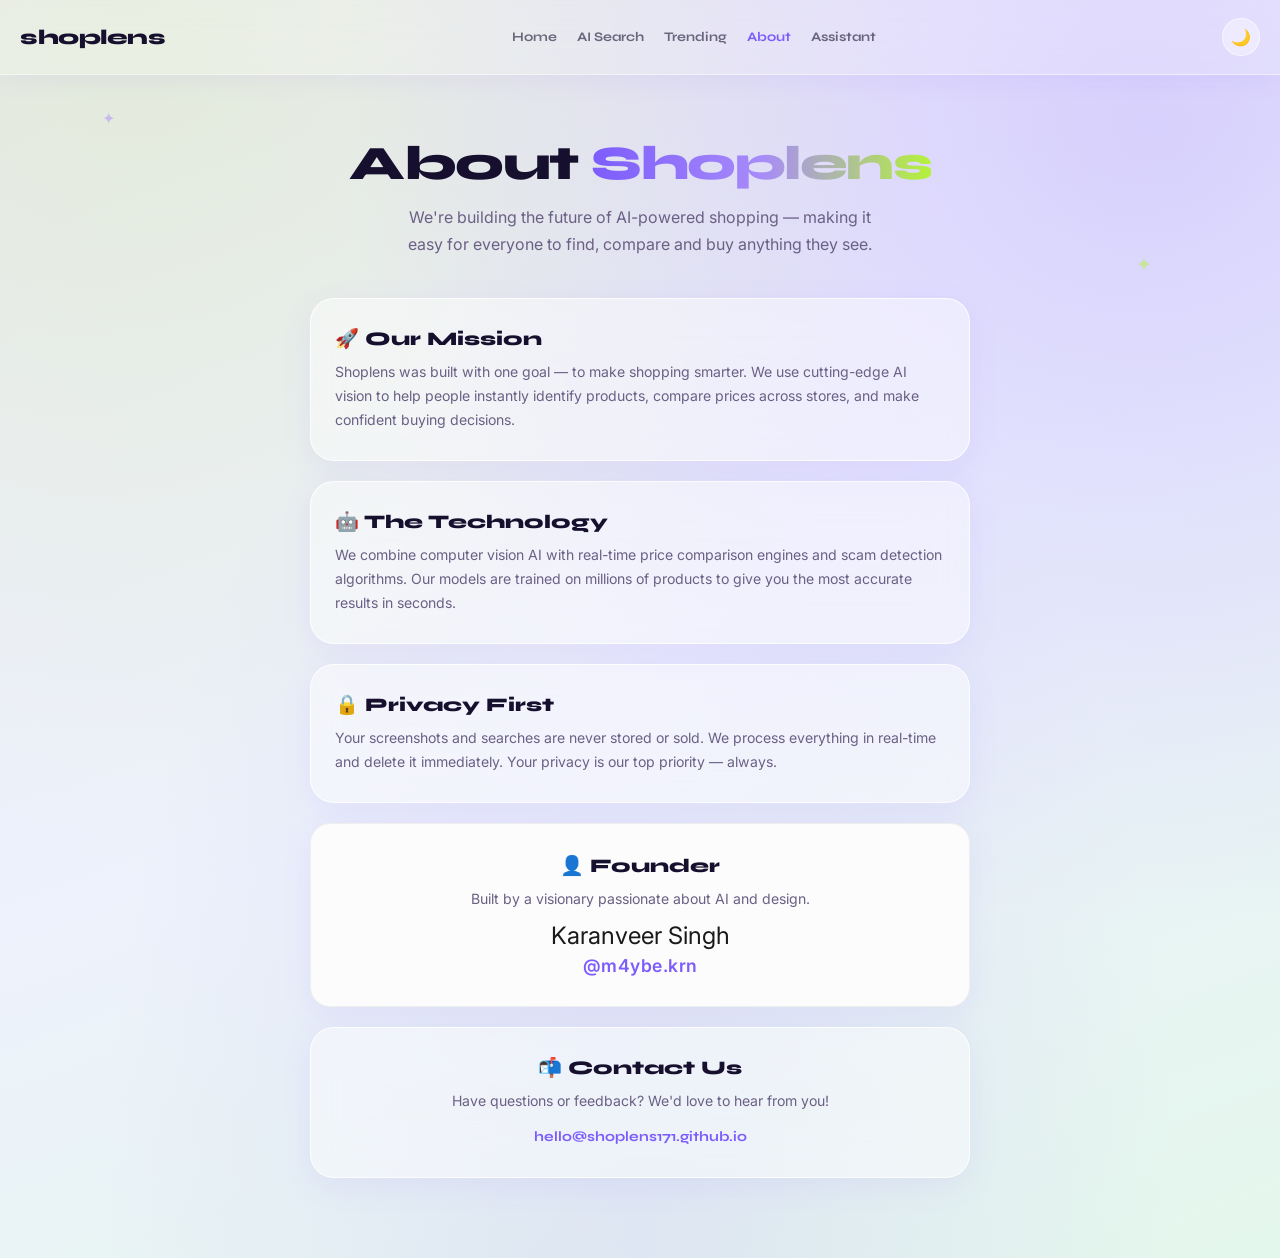
<file: about.html>
<!DOCTYPE html>
<html lang="en" data-theme="light">
<head>
  <meta charset="UTF-8"/>
  <meta name="viewport" content="width=device-width, initial-scale=1.0"/>
  <title>Shoplens – About Us</title>
  <link rel="stylesheet" href="style.css"/>
  <!-- Using 'Inter' for a modern, clean look; falling back to system fonts -->
  <link href="https://fonts.googleapis.com/css2?family=Inter:wght@400;600;800&family=Syne:wght@700;800&display=swap" rel="stylesheet">
  <style>
    body { font-family: 'Inter', sans-serif; }
    h1, h2, .logo { font-family: 'Syne', sans-serif; }
    
    /* Founder Section Styling */
    .founder-container {
      background: #fcfcfc;
      border: 1px solid #eee;
      padding: 30px;
      border-radius: 20px;
      text-align: center;
      transition: transform 0.3s ease;
    }
    .founder-container:hover { transform: translateY(-5px); border-color: var(--purple, #7b61ff); }
    .founder-name { font-size: 1.5rem; color: #1a1a1a; margin: 10px 0 5px 0; }
    .founder-handle { 
      color: var(--purple, #7b61ff); 
      font-weight: 600; 
      text-decoration: none; 
      font-size: 1.1rem;
      letter-spacing: 0.5px;
    }
  </style>
</head>
<body>
  <div class="sparkle s1">✦</div>
  <div class="sparkle s2">✦</div>

  <nav class="navbar">
    <div class="logo">shoplens</div>
    <div class="nav-links">
      <a href="index.html" class="nav-link">Home</a>
      <a href="search.html" class="nav-link">AI Search</a>
      <a href="trending.html" class="nav-link">Trending</a>
      <a href="about.html" class="nav-link active">About</a>
      <a href="assistant.html" class="nav-link">Assistant</a>
    </div>
    <div class="nav-right">
  <button class="theme-btn" onclick="toggleTheme()">🌙</button>
</div>

  </nav>

  <div class="page-hero">
    <h1>About <span class="ai-text">Shoplens</span></h1>
    <p>We're building the future of AI-powered shopping — making it easy for everyone to find, compare and buy anything they see.</p>
  </div>

  <div class="about-section">
    <div class="about-card">
      <h2>🚀 Our Mission</h2>
      <p>Shoplens was built with one goal — to make shopping smarter. We use cutting-edge AI vision to help people instantly identify products, compare prices across stores, and make confident buying decisions.</p>
    </div>

    <div class="about-card">
      <h2>🤖 The Technology</h2>
      <p>We combine computer vision AI with real-time price comparison engines and scam detection algorithms. Our models are trained on millions of products to give you the most accurate results in seconds.</p>
    </div>

    <div class="about-card">
      <h2>🔒 Privacy First</h2>
      <p>Your screenshots and searches are never stored or sold. We process everything in real-time and delete it immediately. Your privacy is our top priority — always.</p>
    </div>

    <!-- Updated Founder Section -->
    <div class="about-card founder-container">
      <h2>👤 Founder</h2>
      <p>Built by a visionary passionate about AI and design.</p>
      <div class="founder-profile">
        <div class="founder-name">Karanveer Singh</div>
        <a href="https://www.instagram.com/m4ybe.krn/" target="_blank" rel="noopener noreferrer" class="founder-handle">@m4ybe.krn</a>
      </div>
    </div>

    <div class="about-card" style="text-align:center">
      <h2>📬 Contact Us</h2>
      <p>Have questions or feedback? We'd love to hear from you!</p>
      <p style="margin-top:12px;color:var(--purple);font-family:'Syne',sans-serif;font-weight:700">hello@shoplens171.github.io</p>
    </div>
  </div>

  <script src="script.js"></script>
</body>
</html>
</file>
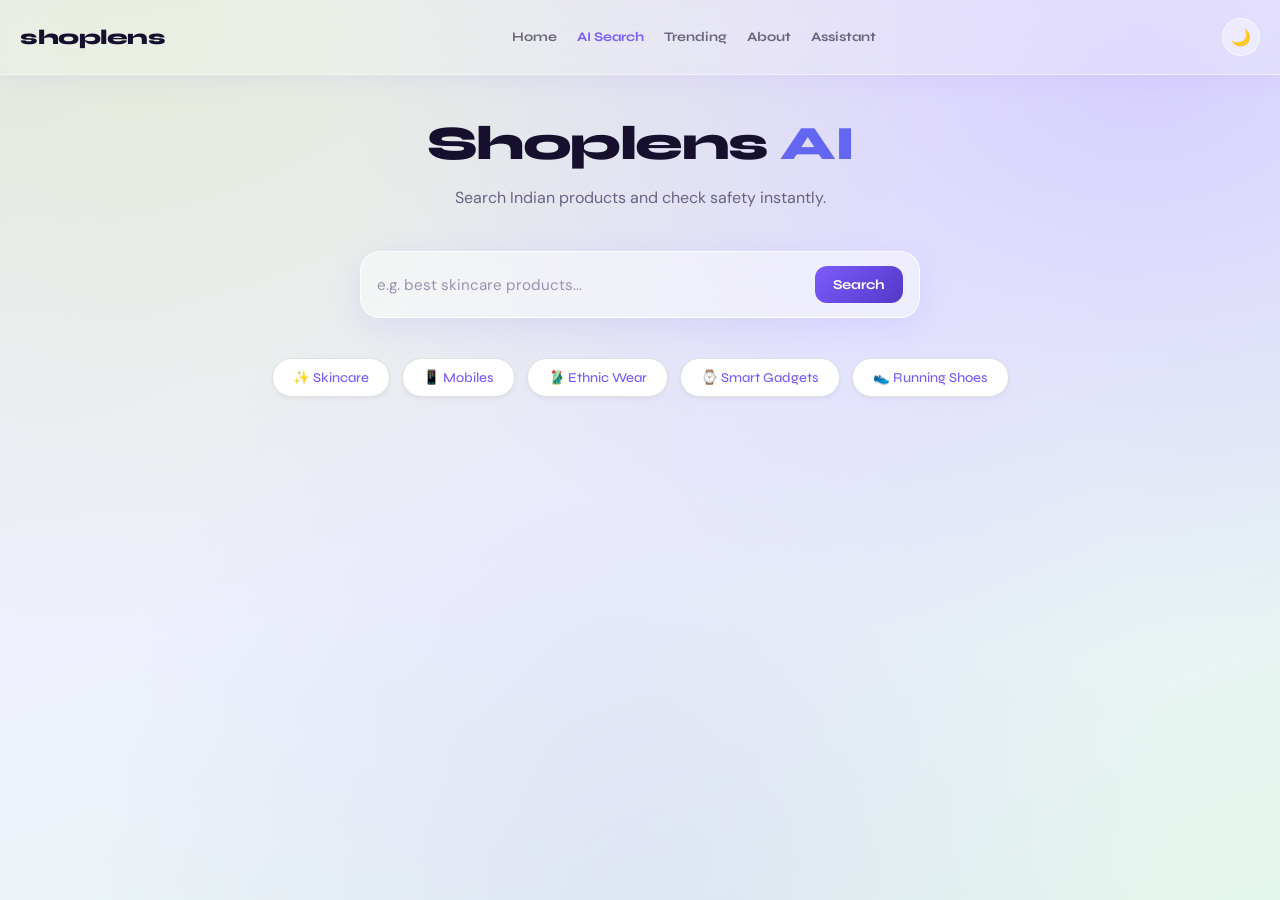
<file: search.html>
<!DOCTYPE html>
<html lang="en" data-theme="light">
<head>
  <meta charset="UTF-8"/>
  <meta name="viewport" content="width=device-width, initial-scale=1.0"/>
  <title>Shoplens AI Search</title>

  <link rel="stylesheet" href="style.css"/>
  <link href="https://fonts.googleapis.com/css2?family=Syne:wght@700;800&family=DM+Sans:wght@400;500&display=swap" rel="stylesheet">

  <style>
    body { font-family: 'DM Sans', sans-serif; background-color: #fafafa; color: #333; }
    h1, h3 { font-family: 'Syne', sans-serif; }

    .tag-container {
      display: flex;
      flex-wrap: wrap;
      justify-content: center;
      gap: 12px;
      margin: 25px 0;
    }

    .tag {
      background: #ffffff;
      padding: 10px 20px;
      border-radius: 50px;
      cursor: pointer;
      font-size: 0.85rem;
      font-weight: 500;
      border: 1px solid #e0e0e0;
      transition: all 0.3s ease;
      box-shadow: 0 2px 4px rgba(0,0,0,0.05);
    }

    .tag:hover {
      background: #6366f1;
      color: white;
      border-color: #6366f1;
      transform: translateY(-2px);
    }

    .result-card {
      background: white;
      border: none;
      padding: 24px;
      margin: 20px 0;
      border-radius: 20px;
      box-shadow: 0 10px 25px rgba(0,0,0,0.05);
    }

    .img-frame {
      width: 100%;
      height: 300px;
      background: #fdfdfd;
      display: flex;
      align-items: center;
      justify-content: center;
      border-radius: 12px;
      margin-bottom: 20px;
      border: 1px solid #f0f0f0;
    }

    .product-img {
      max-width: 100%;
      max-height: 100%;
      object-fit: contain;
    }

    .badge {
      padding: 5px 12px;
      border-radius: 20px;
      font-size: 0.75rem;
      text-transform: uppercase;
      letter-spacing: 1px;
    }
  </style>
</head>

<body>

  <!-- NAVBAR (UNCHANGED) -->
  <nav class="navbar">
    <div class="logo">shoplens</div>

    <div class="nav-links">
      <a href="index.html" class="nav-link">Home</a>
      <a href="search.html" class="nav-link active">AI Search</a>
      <a href="trending.html" class="nav-link">Trending</a>
      <a href="about.html" class="nav-link">About</a>
      <a href="assistant.html" class="nav-link">Assistant</a>
    </div>

    <div class="nav-right">
      <!-- FIX: removed onclick -->
      <button class="theme-btn">🌙</button>
    </div>
  </nav>

  <!-- HERO (UNCHANGED) -->
  <div class="page-hero" style="text-align:center; padding: 40px 20px;">
    <h1>Shoplens <span style="color:#6366f1">AI</span></h1>
    <p>Search Indian products and check safety instantly.</p>
  </div>

  <!-- SEARCH (UNCHANGED) -->
  <div class="search-box">
    <div class="search-input-wrap">
      <input class="search-input" id="searchInput" placeholder="e.g. best skincare products..." />
      <button class="search-submit" onclick="doSearch()">Search</button>
    </div>
  </div>

  <!-- TAGS (UNCHANGED) -->
  <div class="tag-container">
    <span class="tag" onclick="quickSearch('best skincare products India')">✨ Skincare</span>
    <span class="tag" onclick="quickSearch('best budget smartphones India')">📱 Mobiles</span>
    <span class="tag" onclick="quickSearch('latest ethnic wear India')">🥻 Ethnic Wear</span>
    <span class="tag" onclick="quickSearch('smartwatches under 3000 India')">⌚ Smart Gadgets</span>
    <span class="tag" onclick="quickSearch('best running shoes India')">👟 Running Shoes</span>
  </div>

  <!-- RESULTS -->
  <div class="results-grid" id="resultsGrid" style="max-width: 800px; margin: 0 auto;"></div>

  <!-- YOUR ORIGINAL SEARCH JS (UNCHANGED) -->
  <script>
    function quickSearch(q) {
      document.getElementById('searchInput').value = q;
      doSearch();
    }

    async function doSearch() {
      const query = document.getElementById('searchInput').value.trim();
      if (!query) return;

      const grid = document.getElementById('resultsGrid');
      grid.innerHTML = '<p style="text-align:center; padding:40px;">🔍 Analyzing Indian market...</p>';

      try {
        const res = await fetch('/api/search', {
          method: 'POST',
          headers: { 'Content-Type': 'application/json' },
          body: JSON.stringify({ query })
        });

        const data = await res.json();

        grid.innerHTML = data.results.map(r => `
          <div class="result-card">
            ${r.image ? `<div class="img-frame"><img src="${r.image}" class="product-img"></div>` : ''}
            <h3>${r.name}</h3>
            <p style="color:#666; line-height:1.6;">${r.description}</p>

            <div style="display:flex; justify-content:space-between; align-items:center; margin-top:15px;">
              <p><strong>${r.price}</strong> | ⭐ ${r.rating}</p>

              <span class="badge"
                style="background:${r.status === 'scam' ? '#ffebee' : '#e8f5e9'};
                color:${r.status === 'scam' ? '#c62828' : '#2e7d32'}">
                ${r.status.toUpperCase()}
              </span>
            </div>

            <a href="${r.url}" target="_blank"
               style="display:inline-block; margin-top:15px; color:#6366f1; font-weight:bold;">
              Visit Store →
            </a>
          </div>
        `).join('');

      } catch (e) {
        grid.innerHTML = '<p style="text-align:center; padding:40px;">❌ Error. Please check API keys.</p>';
      }
    }
  </script>

  <!-- ✅ FIXED THEME SYSTEM (THIS IS WHAT WAS MISSING) -->
  <script src="script.js"></script>

</body>
</html>
</file>
<file: style.css>
*, *::before, *::after { box-sizing: border-box; margin: 0; padding: 0; }

:root {
  --purple: #7c5cfc;
  --purple-dark: #5238c8;
  --purple-light: #a78bfa;
  --green: #b5f23a;
  --text: #16102e;
  --muted: #6b6085;
  --light: #9991b0;
  --display: 'Syne', sans-serif;
  --body: 'DM Sans', sans-serif;
}

html, body {
  width: 100%;
  min-height: 100vh;
  font-family: var(--body);
  color: var(--text);
  overflow-x: hidden;
}

body {
  background:
    radial-gradient(ellipse at 10% 0%, rgba(181,242,58,0.18) 0%, transparent 50%),
    radial-gradient(ellipse at 90% 10%, rgba(124,92,252,0.2) 0%, transparent 50%),
    radial-gradient(ellipse at 50% 100%, rgba(167,139,250,0.15) 0%, transparent 60%),
    linear-gradient(160deg, #ede8fc 0%, #eef1fd 50%, #e4f7ec 100%);
}

.sparkle {
  position: fixed;
  color: var(--purple-light);
  font-size: 1.2rem;
  opacity: 0.5;
  animation: twinkle 3s ease-in-out infinite;
  pointer-events: none;
  z-index: 0;
}
.s1 { top: 12%; left: 8%; font-size: 1rem; }
.s2 { top: 28%; right: 10%; animation-delay: 0.8s; color: var(--green); }
.s3 { top: 55%; left: 5%; animation-delay: 1.5s; font-size: 1.5rem; }
.s4 { top: 8%; right: 30%; animation-delay: 2s; font-size: 0.8rem; }

.navbar {
  display: flex;
  justify-content: space-between;
  align-items: center;
  padding: 18px 20px;
  position: sticky;
  top: 0;
  z-index: 100;
  background: rgba(255,255,255,0.2);
  border-bottom: 1px solid rgba(255,255,255,0.5);
  backdrop-filter: blur(24px);
  -webkit-backdrop-filter: blur(24px);
  box-shadow: 0 4px 24px rgba(124,92,252,0.08);
}

.logo {
  font-family: var(--display);
  font-weight: 800;
  font-size: 1.3rem;
  letter-spacing: -0.5px;
  color: var(--text);
}

.nav-links {
  display: none;
  gap: 20px;
  align-items: center;
}

.nav-link {
  font-family: var(--display);
  font-size: 0.82rem;
  font-weight: 700;
  color: var(--text);
  text-decoration: none;
  opacity: 0.6;
  transition: opacity 0.2s;
}
.nav-link:hover, .nav-link.active { opacity: 1; color: var(--purple); }

.nav-right {
  display: flex;
  align-items: center;
  gap: 10px;
}

.theme-btn {
  background: rgba(255,255,255,0.3);
  border: 1.5px solid rgba(255,255,255,0.6);
  border-radius: 50%;
  width: 38px;
  height: 38px;
  font-size: 1rem;
  cursor: pointer;
  backdrop-filter: blur(10px);
  transition: transform 0.2s;
}
.theme-btn:hover { transform: scale(1.1); }

.nav-btn {
  font-family: var(--display);
  font-weight: 700;
  font-size: 0.85rem;
  padding: 10px 18px;
  border: none;
  border-radius: 50px;
  background: linear-gradient(135deg, var(--purple), var(--purple-dark));
  color: #fff;
  cursor: pointer;
  box-shadow: 0 4px 18px rgba(124,92,252,0.4);
  transition: transform 0.2s;
  white-space: nowrap;
}
.nav-btn:hover { transform: translateY(-2px); }

.hero {
  display: flex;
  flex-direction: column;
  align-items: center;
  padding: 32px 20px 20px;
  position: relative;
  z-index: 1;
}

.hero-left { width: 100%; text-align: left; z-index: 2; }

.headline {
  font-family: var(--display);
  font-weight: 800;
  font-size: 2.8rem;
  line-height: 1.05;
  letter-spacing: -2px;
  margin-bottom: 16px;
  color: var(--text);
}

.ai-text {
  background: linear-gradient(90deg, #7c5cfc 0%, #a78bfa 50%, #b5f23a 100%);
  -webkit-background-clip: text;
  -webkit-text-fill-color: transparent;
  background-clip: text;
}

.subtext {
  font-size: 0.95rem;
  line-height: 1.7;
  color: var(--muted);
  margin-bottom: 24px;
}

.cta-card {
  display: flex;
  align-items: center;
  gap: 14px;
  background: rgba(255,255,255,0.45);
  border: 1.5px solid rgba(255,255,255,0.8);
  border-radius: 20px;
  padding: 16px 18px;
  margin-bottom: 20px;
  backdrop-filter: blur(24px);
  -webkit-backdrop-filter: blur(24px);
  box-shadow: 0 8px 32px rgba(124,92,252,0.12), inset 0 1px 0 rgba(255,255,255,0.9);
  cursor: pointer;
  transition: transform 0.2s;
}
.cta-card:hover { transform: translateY(-3px); }

.cta-icon {
  width: 50px;
  height: 50px;
  border-radius: 14px;
  background: linear-gradient(135deg, var(--purple), var(--purple-dark));
  display: flex;
  align-items: center;
  justify-content: center;
  font-size: 1.3rem;
  flex-shrink: 0;
  box-shadow: 0 4px 14px rgba(124,92,252,0.35);
}

.cta-words { flex: 1; display: flex; flex-direction: column; gap: 3px; }
.cta-words strong { font-family: var(--display); font-size: 0.97rem; font-weight: 700; color: var(--text); }
.cta-words span { font-size: 0.79rem; color: var(--light); line-height: 1.4; }

.arrow {
  width: 38px; height: 38px;
  border-radius: 50%;
  background: linear-gradient(135deg, var(--purple), var(--purple-dark));
  border: none; color: #fff; font-size: 1rem;
  cursor: pointer; flex-shrink: 0;
}

.badges {
  display: flex;
  align-items: center;
  gap: 10px;
  font-size: 0.82rem;
  color: var(--muted);
  font-weight: 500;
  margin-bottom: 32px;
}
.badges .dot { color: var(--light); }

.hero-right {
  width: 100%;
  display: flex;
  justify-content: center;
  align-items: center;
  margin: 8px 0;
}

.orb-wrap {
  position: relative;
  width: 220px;
  height: 260px;
  display: flex;
  flex-direction: column;
  align-items: center;
  animation: float 4s ease-in-out infinite;
  perspective: 600px;
}

.orb {
  width: 200px; height: 200px;
  border-radius: 50%;
  position: relative;
  background:
    radial-gradient(circle at 30% 25%, rgba(181,242,58,0.95) 0%, transparent 35%),
    radial-gradient(circle at 68% 60%, rgba(124,92,252,0.9) 0%, transparent 32%),
    radial-gradient(circle at 45% 75%, rgba(181,242,58,0.7) 0%, transparent 28%),
    radial-gradient(circle at 20% 65%, rgba(167,139,250,0.6) 0%, transparent 25%),
    radial-gradient(circle at 75% 25%, rgba(181,242,58,0.5) 0%, transparent 22%),
    radial-gradient(circle at 50% 50%, #7a4fff 0%, #2a1570 100%);
  box-shadow: 0 0 60px rgba(181,242,58,0.3), 0 0 100px rgba(124,92,252,0.4), inset 0 0 40px rgba(0,0,0,0.2);
  overflow: hidden;
  flex-shrink: 0;
}

.shine {
  position: absolute;
  width: 55%; height: 45%;
  border-radius: 50%;
  background: radial-gradient(ellipse, rgba(255,255,255,0.35) 0%, transparent 70%);
  top: 8%; left: 10%;
  transform: rotate(-20deg);
}

.bubble {
  position: absolute;
  border-radius: 50%;
  background: radial-gradient(circle at 35% 30%, rgba(255,255,255,0.6), rgba(181,242,58,0.9) 40%, rgba(120,200,40,0.7));
  box-shadow: inset -2px -2px 6px rgba(0,0,0,0.15), 0 0 12px rgba(181,242,58,0.5);
}
.b1 { width: 48px; height: 48px; top: 12%; left: 14%; }
.b2 { width: 40px; height: 40px; top: 10%; left: 52%; }
.b3 { width: 34px; height: 34px; top: 48%; left: 8%; }
.b4 { width: 44px; height: 44px; top: 52%; left: 55%; background: radial-gradient(circle at 35% 30%, rgba(255,255,255,0.4), rgba(124,92,252,0.8) 40%, rgba(80,40,180,0.7)); box-shadow: inset -2px -2px 6px rgba(0,0,0,0.2), 0 0 12px rgba(124,92,252,0.5); }
.b5 { width: 28px; height: 28px; top: 70%; left: 20%; }
.b6 { width: 32px; height: 32px; top: 25%; left: 68%; }

.web { position: absolute; background: rgba(255,255,255,0.55); height: 1.5px; transform-origin: left center; border-radius: 2px; }
.w1 { width: 70px; top: 30%; left: 20%; transform: rotate(25deg); }
.w2 { width: 60px; top: 55%; left: 30%; transform: rotate(-30deg); }
.w3 { width: 55px; top: 42%; left: 50%; transform: rotate(15deg); }

.ring-wrap {
  position: absolute;
  top: 50%; left: 50%;
  transform: translate(-50%, -54%);
  width: 200px; height: 200px;
  transform-style: preserve-3d;
  perspective: 800px;
}

.orb-ring { position: absolute; border-radius: 50%; top: 50%; left: 50%; }

.r1 {
  width: 260px; height: 80px;
  border: 1.5px solid rgba(181,242,58,0.55);
  margin-left: -130px; margin-top: -40px;
  transform-style: preserve-3d;
  animation: spinRing1 7s linear infinite;
}

.r2 {
  width: 240px; height: 68px;
  border: 1.5px solid rgba(167,139,250,0.4);
  margin-left: -120px; margin-top: -34px;
  transform-style: preserve-3d;
  animation: spinRing2 10s linear infinite;
}

.gdot { position: absolute; border-radius: 50%; width: 8px; height: 8px; }
.gd1 { background: #b5f23a; box-shadow: 0 0 8px #b5f23a, 0 0 18px #b5f23a; top: 4%; left: 58%; animation: blink 2s ease-in-out infinite; }
.gd2 { background: #a78bfa; box-shadow: 0 0 8px #a78bfa, 0 0 18px #a78bfa; top: 66%; left: 80%; animation: blink 2.8s ease-in-out infinite 0.6s; }
.gd3 { background: #b5f23a; box-shadow: 0 0 8px #b5f23a, 0 0 18px #b5f23a; top: 38%; left: 1%; animation: blink 3.2s ease-in-out infinite 1.2s; }

.platform { width: 160px; height: 16px; border-radius: 50%; background: rgba(180,160,255,0.3); border: 1px solid rgba(255,255,255,0.4); backdrop-filter: blur(8px); margin-top: -8px; flex-shrink: 0; }
.plat-shadow { width: 120px; height: 12px; border-radius: 50%; background: rgba(100,70,220,0.2); filter: blur(10px); margin-top: 4px; }

.features {
  display: flex;
  gap: 12px;
  padding: 16px;
  flex-wrap: nowrap;
  position: relative;
  z-index: 1;
  background: rgba(255,255,255,0.25);
  border-radius: 28px;
  border: 1px solid rgba(255,255,255,0.7);
  backdrop-filter: blur(20px);
  -webkit-backdrop-filter: blur(20px);
  margin: 0 16px 32px;
  box-shadow: 0 8px 32px rgba(124,92,252,0.1), inset 0 1px 0 rgba(255,255,255,0.8);
  overflow-x: auto;
}

.feat {
  flex: 1;
  min-width: 120px;
  background: rgba(255,255,255,0.5);
  border: 1.5px solid rgba(255,255,255,0.9);
  border-radius: 20px;
  padding: 20px 14px;
  backdrop-filter: blur(24px);
  -webkit-backdrop-filter: blur(24px);
  box-shadow: 0 4px 20px rgba(124,92,252,0.08), inset 0 1px 0 rgba(255,255,255,0.9);
  transition: transform 0.25s;
}
.feat:hover { transform: translateY(-4px); }

.feat-icon { width: 46px; height: 46px; border-radius: 13px; display: flex; align-items: center; justify-content: center; font-size: 1.3rem; margin-bottom: 14px; }
.feat-icon.purple { background: rgba(124,92,252,0.13); }
.feat-icon.blue { background: rgba(90,110,255,0.12); }
.feat-icon.green { background: rgba(181,242,58,0.18); }

.feat h3 { font-family: var(--display); font-size: 1rem; font-weight: 700; margin-bottom: 6px; color: var(--text); }
.feat p { font-size: 0.8rem; color: var(--muted); line-height: 1.5; }

.footer { display: flex; flex-direction: column; align-items: center; gap: 10px; padding: 10px 20px 36px; text-align: center; }
.avatars { display: flex; }
.avatars img { width: 34px; height: 34px; border-radius: 50%; border: 2px solid white; margin-left: -7px; object-fit: cover; }
.avatars img:first-child { margin-left: 0; }
.footer p { font-size: 0.85rem; color: var(--muted); font-weight: 500; }
.footer-link { font-size: 0.78rem; color: var(--light); }

/* PAGE HERO */
.page-hero {
  text-align: center;
  padding: 60px 24px 40px;
  position: relative;
  z-index: 1;
}
.page-hero h1 {
  font-family: var(--display);
  font-size: clamp(2rem, 6vw, 3rem);
  font-weight: 800;
  letter-spacing: -1.5px;
  color: var(--text);
  margin-bottom: 12px;
}
.page-hero p {
  font-size: 1rem;
  color: var(--muted);
  max-width: 480px;
  margin: 0 auto;
  line-height: 1.7;
}

/* SEARCH PAGE */
.search-box {
  max-width: 600px;
  margin: 0 auto 40px;
  padding: 0 20px;
  position: relative;
  z-index: 1;
}
.search-input-wrap {
  display: flex;
  gap: 10px;
  background: rgba(255,255,255,0.45);
  border: 1.5px solid rgba(255,255,255,0.8);
  border-radius: 20px;
  padding: 14px 16px;
  backdrop-filter: blur(24px);
  box-shadow: 0 8px 32px rgba(124,92,252,0.12);
  margin-bottom: 16px;
}
.search-input {
  flex: 1;
  border: none;
  background: transparent;
  font-family: var(--body);
  font-size: 0.95rem;
  color: var(--text);
  outline: none;
}
.search-input::placeholder { color: var(--light); }
.search-submit {
  background: linear-gradient(135deg, var(--purple), var(--purple-dark));
  border: none;
  border-radius: 12px;
  color: #fff;
  font-family: var(--display);
  font-weight: 700;
  font-size: 0.85rem;
  padding: 10px 18px;
  cursor: pointer;
  transition: transform 0.2s;
}
.search-submit:hover { transform: scale(1.05); }

.search-tags {
  display: flex;
  gap: 8px;
  flex-wrap: wrap;
}
.tag {
  background: rgba(124,92,252,0.1);
  border: 1px solid rgba(124,92,252,0.2);
  border-radius: 50px;
  padding: 6px 14px;
  font-size: 0.78rem;
  color: var(--purple);
  cursor: pointer;
  font-family: var(--display);
  font-weight: 700;
  transition: background 0.2s;
}
.tag:hover { background: rgba(124,92,252,0.2); }

.results-grid {
  display: grid;
  grid-template-columns: repeat(auto-fill, minmax(280px, 1fr));
  gap: 16px;
  padding: 0 20px 40px;
  max-width: 900px;
  margin: 0 auto;
  position: relative;
  z-index: 1;
}

.result-card {
  background: rgba(255,255,255,0.45);
  border: 1.5px solid rgba(255,255,255,0.8);
  border-radius: 20px;
  padding: 20px;
  backdrop-filter: blur(24px);
  box-shadow: 0 8px 32px rgba(124,92,252,0.08);
  transition: transform 0.2s;
}
.result-card:hover { transform: translateY(-4px); }
.result-card h3 { font-family: var(--display); font-size: 1rem; font-weight: 700; color: var(--text); margin-bottom: 8px; }
.result-card p { font-size: 0.82rem; color: var(--muted); line-height: 1.55; }
.result-badge {
  display: inline-block;
  margin-top: 10px;
  padding: 4px 12px;
  border-radius: 50px;
  font-size: 0.75rem;
  font-family: var(--display);
  font-weight: 700;
}
.badge-safe { background: rgba(181,242,58,0.2); color: #5a8a00; }
.badge-caution { background: rgba(255,180,0,0.15); color: #a06800; }
.badge-scam { background: rgba(255,80,80,0.15); color: #c00; }

/* TRENDING PAGE */
.trending-grid {
  display: grid;
  grid-template-columns: repeat(auto-fill, minmax(160px, 1fr));
  gap: 16px;
  padding: 0 20px 40px;
  max-width: 900px;
  margin: 0 auto;
  position: relative;
  z-index: 1;
}
.trend-card {
  background: rgba(255,255,255,0.45);
  border: 1.5px solid rgba(255,255,255,0.8);
  border-radius: 20px;
  padding: 20px 16px;
  backdrop-filter: blur(24px);
  box-shadow: 0 8px 32px rgba(124,92,252,0.08);
  text-align: center;
  transition: transform 0.2s;
}
.trend-card:hover { transform: translateY(-4px); }
.trend-emoji { font-size: 2.5rem; margin-bottom: 12px; }
.trend-card h3 { font-family: var(--display); font-size: 0.95rem; font-weight: 700; color: var(--text); margin-bottom: 6px; }
.trend-card p { font-size: 0.78rem; color: var(--muted); }
.trend-hot { display: inline-block; margin-top: 8px; background: rgba(124,92,252,0.12); color: var(--purple); border-radius: 50px; padding: 3px 10px; font-size: 0.72rem; font-family: var(--display); font-weight: 700; }

/* ABOUT PAGE */
.about-section {
  max-width: 700px;
  margin: 0 auto;
  padding: 0 20px 60px;
  position: relative;
  z-index: 1;
}
.about-card {
  background: rgba(255,255,255,0.45);
  border: 1.5px solid rgba(255,255,255,0.8);
  border-radius: 24px;
  padding: 28px 24px;
  backdrop-filter: blur(24px);
  box-shadow: 0 8px 32px rgba(124,92,252,0.08);
  margin-bottom: 20px;
}
.about-card h2 { font-family: var(--display); font-size: 1.2rem; font-weight: 800; color: var(--text); margin-bottom: 10px; }
.about-card p { font-size: 0.88rem; color: var(--muted); line-height: 1.7; }
.team-grid { display: grid; grid-template-columns: repeat(3, 1fr); gap: 16px; margin-top: 20px; }
.team-member { text-align: center; }
.team-member img { width: 64px; height: 64px; border-radius: 50%; border: 3px solid rgba(124,92,252,0.3); margin-bottom: 8px; }
.team-member h4 { font-family: var(--display); font-size: 0.85rem; font-weight: 700; color: var(--text); }
.team-member p { font-size: 0.72rem; color: var(--muted); }

/* ASSISTANT PAGE */
.chat-wrap {
  max-width: 600px;
  margin: 0 auto;
  padding: 0 20px 120px;
  position: relative;
  z-index: 1;
}
.chat-messages {
  display: flex;
  flex-direction: column;
  gap: 16px;
  margin-bottom: 20px;
}
.msg {
  display: flex;
  gap: 10px;
  align-items: flex-end;
}
.msg.user { flex-direction: row-reverse; }
.msg-bubble {
  max-width: 80%;
  padding: 12px 16px;
  border-radius: 18px;
  font-size: 0.88rem;
  line-height: 1.55;
}
.msg.bot .msg-bubble {
  background: rgba(255,255,255,0.5);
  border: 1.5px solid rgba(255,255,255,0.8);
  backdrop-filter: blur(20px);
  color: var(--text);
  border-bottom-left-radius: 4px;
}
.msg.user .msg-bubble {
  background: linear-gradient(135deg, var(--purple), var(--purple-dark));
  color: #fff;
  border-bottom-right-radius: 4px;
}
.msg-avatar {
  width: 32px; height: 32px;
  border-radius: 50%;
  background: linear-gradient(135deg, var(--purple), var(--purple-dark));
  display: flex;
  align-items: center;
  justify-content: center;
  font-size: 0.9rem;
  flex-shrink: 0;
}

.chat-input-bar {
  position: fixed;
  bottom: 0; left: 0; right: 0;
  padding: 16px 20px;
  background: rgba(237,232,252,0.85);
  backdrop-filter: blur(20px);
  border-top: 1px solid rgba(255,255,255,0.5);
  display: flex;
  gap: 10px;
  max-width: 600px;
  margin: 0 auto;
}
.chat-input {
  flex: 1;
  background: rgba(255,255,255,0.6);
  border: 1.5px solid rgba(255,255,255,0.9);
  border-radius: 50px;
  padding: 12px 18px;
  font-family: var(--body);
  font-size: 0.9rem;
  color: var(--text);
  outline: none;
}
.chat-send {
  width: 44px; height: 44px;
  border-radius: 50%;
  background: linear-gradient(135deg, var(--purple), var(--purple-dark));
  border: none;
  color: #fff;
  font-size: 1.1rem;
  cursor: pointer;
  flex-shrink: 0;
  transition: transform 0.2s;
}
.chat-send:hover { transform: scale(1.1); }

/* ANIMATIONS */
@keyframes float { 0%, 100% { transform: translateY(0); } 50% { transform: translateY(-14px); } }
@keyframes spinRing1 { from { transform: rotateX(72deg) rotateZ(0deg); } to { transform: rotateX(72deg) rotateZ(360deg); } }
@keyframes spinRing2 { from { transform: rotateX(72deg) rotateZ(0deg); } to { transform: rotateX(72deg) rotateZ(-360deg); } }
@keyframes blink { 0%, 100% { opacity: 1; transform: scale(1); } 50% { opacity: 0.3; transform: scale(0.5); } }
@keyframes twinkle { 0%, 100% { opacity: 0.3; transform: scale(0.9) rotate(0deg); } 50% { opacity: 0.8; transform: scale(1.2) rotate(20deg); } }

/* DARK THEME */
[data-theme="dark"] body {
  background:
    radial-gradient(ellipse at 10% 0%, rgba(181,242,58,0.06) 0%, transparent 50%),
    radial-gradient(ellipse at 90% 10%, rgba(124,92,252,0.12) 0%, transparent 50%),
    linear-gradient(160deg, #0d0a1a 0%, #110d2e 50%, #0a1a12 100%);
}
[data-theme="dark"] .navbar { background: rgba(15,10,30,0.8); border-bottom-color: rgba(124,92,252,0.2); }
[data-theme="dark"] .logo,
[data-theme="dark"] .headline,
[data-theme="dark"] .feat h3,
[data-theme="dark"] .cta-words strong,
[data-theme="dark"] .page-hero h1,
[data-theme="dark"] .about-card h2,
[data-theme="dark"] .trend-card h3,
[data-theme="dark"] .result-card h3 { color: #fff; }
[data-theme="dark"] .nav-link { color: rgba(255,255,255,0.7); }
[data-theme="dark"] .nav-link:hover, [data-theme="dark"] .nav-link.active { color: var(--purple-light); }
[data-theme="dark"] .cta-card,
[data-theme="dark"] .feat,
[data-theme="dark"] .result-card,
[data-theme="dark"] .trend-card,
[data-theme="dark"] .about-card,
[data-theme="dark"] .msg.bot .msg-bubble { background: rgba(255,255,255,0.04); border-color: rgba(124,92,252,0.2); }
[data-theme="dark"] .features { background: rgba(255,255,255,0.02); border-color: rgba(124,92,252,0.15); }
[data-theme="dark"] .search-input-wrap { background: rgba(255,255,255,0.05); border-color: rgba(124,92,252,0.2); }
[data-theme="dark"] .search-input { color: #fff; }
[data-theme="dark"] .chat-input-bar { background: rgba(10,8,25,0.9); border-top-color: rgba(124,92,252,0.2); }
[data-theme="dark"] .chat-input { background: rgba(255,255,255,0.07); border-color: rgba(124,92,252,0.3); color: #fff; }
[data-theme="dark"] .msg.bot .msg-bubble { color: #e0d8ff; }
[data-theme="dark"] .theme-btn { background: rgba(124,92,252,0.2); border-color: rgba(124,92,252,0.4); }

/* DESKTOP */
@media (min-width: 651px) {
  .nav-links { display: flex; }
  .hero { flex-direction: row; justify-content: space-between; padding: 48px 40px 32px; gap: 24px; }
  .hero-left { flex: 1.1; max-width: 46%; }
  .hero-right { flex: 0.9; margin: 0; }
  .orb-wrap { width: 280px; height: 320px; }
  .orb { width: 240px; height: 240px; }
  .r1 { width: 310px; height: 95px; margin-left: -155px; margin-top: -47px; }
  .r2 { width: 290px; height: 80px; margin-left: -145px; margin-top: -40px; }
  .platform { width: 200px; }
  .headline { font-size: clamp(2.4rem, 5vw, 3.6rem); }
  .features { overflow-x: visible; margin: 0 24px 40px; }
  .chat-input-bar { left: 50%; transform: translateX(-50%); border-radius: 20px 20px 0 0; }
}
.trend-section{
margin:50px auto;
width:95%;
}

.trend-section h2{
margin-bottom:18px;
font-size:1.5rem;
color:var(--text);
}

.trend-row{
display:flex;
gap:20px;
overflow-x:auto;
padding-bottom:12px;
scroll-behavior:smooth;
}

.trend-row::-webkit-scrollbar{
display:none;
}

.trend-card{
min-width:250px;
max-width:250px;
flex-shrink:0;
}
@keyframes pop {
  from { transform: scale(0.85); opacity: 0; }
  to { transform: scale(1); opacity: 1; }
}
/* MOBILE DRAWER */

.menu-btn{
display:flex;
align-items:center;
justify-content:center;
width:38px;
height:38px;
margin-left:8px;
border:none;
border-radius:12px;
background:rgba(255,255,255,.35);
backdrop-filter:blur(12px);
font-size:1.1rem;
cursor:pointer;
}

.drawer-overlay{
position:fixed;
inset:0;
background:rgba(0,0,0,.35);
backdrop-filter:blur(4px);
opacity:0;
visibility:hidden;
transition:.3s ease;
z-index:9998;
}

.drawer-overlay.show{
opacity:1;
visibility:visible;
}

.mobile-drawer{
position:fixed;
top:0;
left:0;
width:280px;
max-width:80vw;
height:100vh;
background:rgba(255,255,255,.75);
backdrop-filter:blur(24px);
border-right:1px solid rgba(255,255,255,.7);
transform:translateX(-100%);
transition:.35s ease;
z-index:9999;
padding:20px;
}

.mobile-drawer.open{
transform:translateX(0);
}

.drawer-top{
display:flex;
justify-content:space-between;
align-items:center;
margin-bottom:30px;
}

.drawer-top h2{
font-family:var(--display);
}

.close-drawer{
border:none;
background:none;
font-size:1.2rem;
cursor:pointer;
}

.drawer-links{
display:flex;
flex-direction:column;
gap:14px;
}

.drawer-links a{
text-decoration:none;
font-family:var(--display);
font-weight:700;
color:var(--text);
padding:12px 14px;
border-radius:14px;
transition:.2s ease;
}

.drawer-links a:hover{
background:rgba(124,92,252,.12);
color:var(--purple);
}

[data-theme="dark"] .mobile-drawer{
background:rgba(10,8,25,.92);
border-color:rgba(124,92,252,.2);
}

[data-theme="dark"] .drawer-links a{
color:white;
}

@media(min-width:651px){

.menu-btn{
display:none;
}

.mobile-drawer{
display:none;
}

.drawer-overlay{
display:none;
}

}
.scan-result-card{
margin:20px;
padding:20px;
display:flex;
gap:16px;
align-items:center;
background:rgba(255,255,255,.45);
border:1.5px solid rgba(255,255,255,.8);
border-radius:20px;
backdrop-filter:blur(24px);
box-shadow:0 8px 32px rgba(124,92,252,.08);
}

.scan-product-image{
width:100px;
height:100px;
object-fit:cover;
border-radius:14px;
}

.scan-product-info{
flex:1;
}

.scan-product-info h3{
font-family:var(--display);
margin-bottom:8px;
}

.scan-badges{
display:flex;
gap:8px;
flex-wrap:wrap;
margin:10px 0;
}

.scan-badges span{
padding:6px 10px;
border-radius:50px;
background:rgba(124,92,252,.12);
font-size:.75rem;
}

.visit-store-btn{
display:inline-block;
padding:10px 16px;
border-radius:50px;
text-decoration:none;
background:linear-gradient(135deg,var(--purple),var(--purple-dark));
color:white;
font-family:var(--display);
font-weight:700;
}
.scan-loader-box{
width:320px;
padding:30px;
border-radius:30px;
background:rgba(255,255,255,.12);
backdrop-filter:blur(25px);
border:1px solid rgba(255,255,255,.2);
text-align:center;
}

.scan-progress{
height:10px;
background:rgba(255,255,255,.1);
border-radius:20px;
overflow:hidden;
margin:15px 0;
}

.scan-progress-fill{
height:100%;
width:100%;
background:linear-gradient(
90deg,
#7c5cfc,
#b5f23a
);
animation:loading 2s linear infinite;
}

.scan-steps{
display:flex;
flex-direction:column;
gap:8px;
margin-top:15px;
font-size:13px;
}

@keyframes loading{
from{
transform:translateX(-100%);
}
to{
transform:translateX(100%);
}
}
.scan-result-card{
margin-top:25px;
padding:20px;
border-radius:30px;
background:rgba(255,255,255,.15);
backdrop-filter:blur(25px);
border:1px solid rgba(255,255,255,.3);
}

.scan-product-image{
width:100%;
border-radius:20px;
margin-bottom:15px;
}

.scan-product-info h2{
font-size:22px;
margin-bottom:10px;
}

.score-row{
display:flex;
gap:10px;
margin-top:10px;
flex-wrap:wrap;
}

.score-row span{
background:rgba(255,255,255,.15);
padding:8px 12px;
border-radius:20px;
}

.price-row{
margin-top:15px;
font-size:20px;
font-weight:700;
}

.store-row{
margin-top:8px;
opacity:.8;
}

.visit-store-btn{
display:inline-block;
margin-top:18px;
padding:12px 22px;
border-radius:999px;
background:linear-gradient(
135deg,
#7c5cfc,
#5238c8
);
color:white;
text-decoration:none;
}
.alt-title{
margin-top:25px;
margin-bottom:15px;
}

.alt-grid{
display:grid;
grid-template-columns:repeat(2,1fr);
gap:15px;
}

.alt-card{
padding:12px;
border-radius:20px;
background:rgba(255,255,255,.12);
backdrop-filter:blur(20px);
border:1px solid rgba(255,255,255,.15);
}

.alt-card img{
width:100%;
border-radius:15px;
margin-bottom:8px;
}

.alt-card h4{
font-size:14px;
margin-bottom:5px;
}
.premium-loader{
width:340px;
padding:25px;
border-radius:24px;
background:rgba(20,20,35,.95);
backdrop-filter:blur(20px);
border:1px solid rgba(255,255,255,.1);
color:white;
}

.loader-header{
font-size:20px;
font-weight:700;
margin-bottom:20px;
color:#b388ff;
}

.progress-row{
display:flex;
align-items:center;
gap:12px;
margin-bottom:14px;
opacity:.7;
}

.progress-row.active{
opacity:1;
color:#b388ff;
}

.progress-row.done{
opacity:1;
color:#4ade80;
}

.circle{
width:34px;
height:34px;
border-radius:50%;
display:flex;
align-items:center;
justify-content:center;
background:rgba(255,255,255,.08);
}

.loader-bar{
height:8px;
border-radius:999px;
background:rgba(255,255,255,.1);
margin-top:20px;
overflow:hidden;
}

.loader-fill{
height:100%;
width:70%;
background:linear-gradient(90deg,#8b5cf6,#c084fc);
animation:loading 2s infinite;
}

@keyframes loading{
0%{width:20%;}
100%{width:90%;}
}
.premium-result{
    width:100%;
    max-width:100%;
    display:flex;
    flex-direction:column;
    gap:20px;
    padding:20px;
    border-radius:24px;
    overflow:hidden;
}

.product-left img{
    width:100%;
    max-width:280px;
    height:auto;
    display:block;
    margin:auto;
    border-radius:20px;
    object-fit:contain;
}

.product-right{
flex:1;
}

.match-badge{
display:inline-block;
padding:8px 14px;
border-radius:999px;
background:#22c55e20;
color:#4ade80;
margin-bottom:15px;
}

.stats-grid{
display:grid;
grid-template-columns:repeat(2,1fr);
gap:12px;
margin-top:20px;
}

.stat{
padding:14px;
border-radius:18px;
background:rgba(255,255,255,.05);
}

.store-btn{
display:block;
margin-top:20px;
padding:16px;
text-align:center;
border-radius:18px;
background:linear-gradient(90deg,#8b5cf6,#c084fc);
color:white;
text-decoration:none;
font-weight:700;
}
.alt-grid{
display:grid;
grid-template-columns:repeat(2,1fr);
gap:12px;
margin-top:15px;
}

.alt-card{
display:block;
padding:12px;
border-radius:18px;
background:rgba(255,255,255,.05);
text-decoration:none;
color:white;
transition:.3s;
}

.alt-card:hover{
transform:translateY(-3px);
}

.alt-card img{
width:100%;
border-radius:12px;
margin-bottom:10px;
}
html,
body{
overflow-x:hidden;
width:100%;
}

*{
box-sizing:border-box;
}
@media (min-width: 900px){

    .premium-result{
        flex-direction:row;
        align-items:flex-start;
    }

    .product-left{
        width:320px;
        flex-shrink:0;
    }

    .product-right{
        flex:1;
    }

}
.stats-grid{
    display:grid;
    grid-template-columns:1fr 1fr;
    gap:12px;
}

@media (min-width:900px){
    .stats-grid{
        grid-template-columns:repeat(4,1fr);
    }
}
.alt-grid{
    display:grid;
    grid-template-columns:1fr 1fr;
    gap:12px;
}

.alt-card{
    width:100%;
    overflow:hidden;
}

.alt-card img{
    width:100%;
    height:140px;
    object-fit:contain;
}
@media (orientation: landscape){

    .hero{
        width:100%;
        padding:20px;
    }

    .premium-result{
        width:100%;
        max-width:100%;
    }

}
.premium-card{
position:relative;
overflow:hidden;
}

.trend-badge{
position:absolute;
top:12px;
left:12px;
background:#ff4d4d;
color:#fff;
padding:6px 12px;
border-radius:999px;
font-size:12px;
font-weight:700;
z-index:2;
}

.trend-image{
width:100%;
height:220px;
object-fit:cover;
border-radius:18px;
margin-bottom:15px;
}

.trend-score{
margin:10px 0;
font-weight:700;
color:#00c896;
}

.rating-row{
margin-bottom:10px;
font-size:14px;
}

.price-tag{
font-size:20px;
font-weight:800;
margin:10px 0;
}

.store-name{
opacity:.7;
margin-bottom:14px;
}

.deal-btn{
display:block;
text-align:center;
padding:12px;
border-radius:14px;
background:#111;
color:#fff;
text-decoration:none;
font-weight:700;
transition:.25s;
}

.deal-btn:hover{
transform:translateY(-2px);
}
.premium-card{
position:relative;
overflow:hidden;
}

.trend-badge{
position:absolute;
top:12px;
left:12px;
background:#ff4d4d;
color:#fff;
padding:6px 12px;
border-radius:999px;
font-size:12px;
font-weight:700;
z-index:2;
}

.trend-image{
width:100%;
height:220px;
object-fit:cover;
border-radius:18px;
margin-bottom:15px;
}

.trend-score{
margin:10px 0;
font-weight:700;
color:#00c896;
}

.rating-row{
margin-bottom:10px;
font-size:14px;
}

.price-tag{
font-size:20px;
font-weight:800;
margin:10px 0;
}

.store-name{
opacity:.7;
margin-bottom:14px;
}

.deal-btn{
display:block;
text-align:center;
padding:12px;
border-radius:14px;
background:#111;
color:#fff;
text-decoration:none;
font-weight:700;
transition:.25s;
}

.deal-btn:hover{
transform:translateY(-2px);
}
</file>
